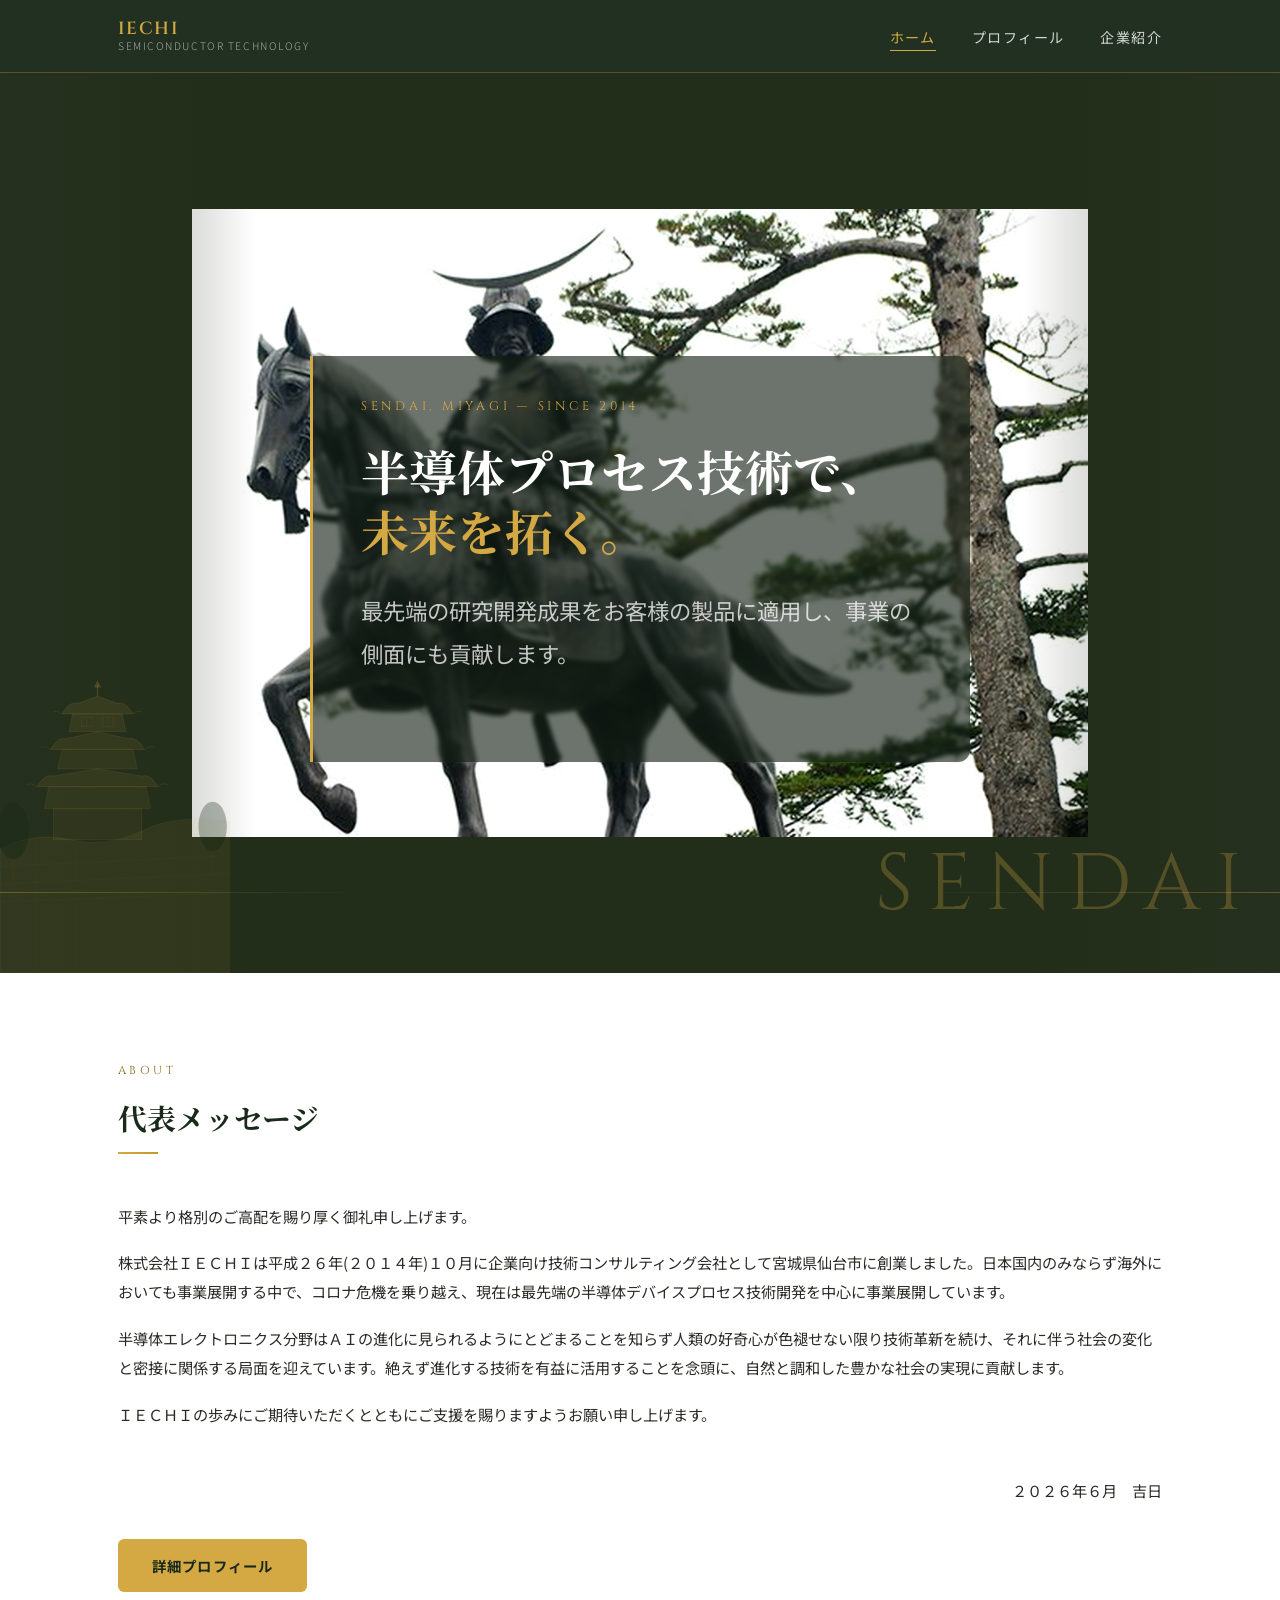
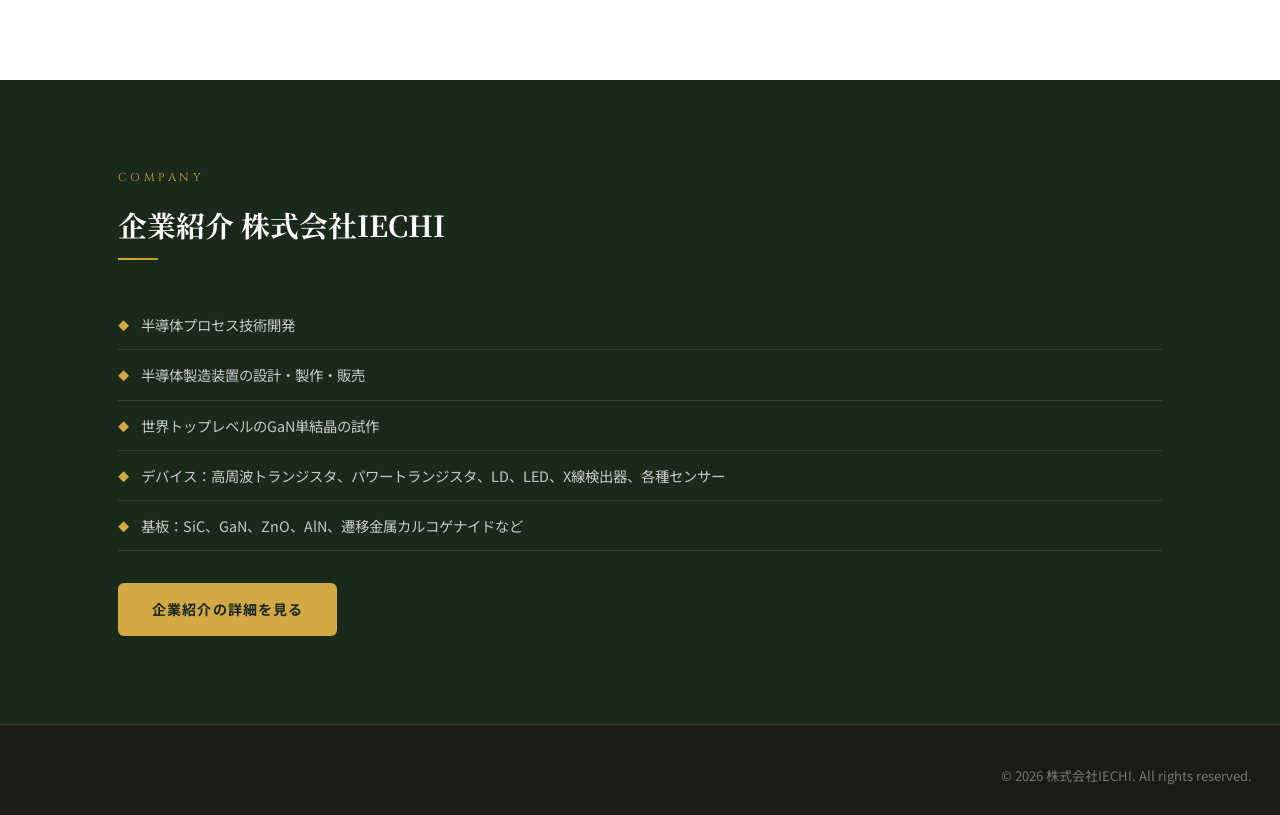
<file: index.html>
<!DOCTYPE html>
<html lang="ja">
<head>
  <meta charset="UTF-8">
  <meta name="viewport" content="width=device-width, initial-scale=1.0">
  <meta name="description" content="株式会社IECHI（株式会社家地）— 半導体プロセス技術開発・半導体製造装置の設計・製作・販売。宮城県仙台市を拠点に、GaN単結晶など最先端の半導体デバイスプロセス技術を展開。">
  <meta name="keywords" content="株式会社IECHI,株式会社家地,家地洋之,半導体プロセス,GaN,仙台,半導体製造装置">
  <title>株式会社IECHI | 半導体プロセス技術開発</title>
  <link rel="canonical" href="https://iechi.com/">
  <meta property="og:type" content="website">
  <meta property="og:locale" content="ja_JP">
  <meta property="og:site_name" content="株式会社IECHI">
  <meta property="og:title" content="株式会社IECHI | 半導体プロセス技術開発">
  <meta property="og:description" content="株式会社IECHI（株式会社家地）— 半導体プロセス技術開発・半導体製造装置の設計・製作・販売。宮城県仙台市を拠点に、GaN単結晶など最先端の半導体デバイスプロセス技術を展開。">
  <meta property="og:url" content="https://iechi.com/">
  <meta property="og:image" content="https://iechi.com/images/img_masamune.png">
  <meta name="twitter:card" content="summary_large_image">
  <link rel="icon" href="/favicon.svg" type="image/svg+xml">
  <script type="application/ld+json">
  {
    "@context": "https://schema.org",
    "@graph": [
      {
        "@type": "Organization",
        "@id": "https://iechi.com/#organization",
        "name": "株式会社IECHI",
        "alternateName": ["株式会社家地", "IECHI", "いえち"],
        "url": "https://iechi.com/",
        "foundingDate": "2014-10-02",
        "address": {
          "@type": "PostalAddress",
          "postalCode": "980-0022",
          "streetAddress": "青葉区五橋一丁目5番22号",
          "addressLocality": "仙台市",
          "addressRegion": "宮城県",
          "addressCountry": "JP"
        },
        "founder": { "@id": "https://iechi.com/about.html#person" }
      },
      {
        "@type": "Person",
        "@id": "https://iechi.com/about.html#person",
        "name": "家地洋之",
        "alternateName": ["家地 洋之", "Hiroyuki Iechi"],
        "jobTitle": "代表取締役",
        "worksFor": { "@id": "https://iechi.com/#organization" },
        "url": "https://iechi.com/about.html"
      },
      {
        "@type": "WebSite",
        "name": "株式会社IECHI（株式会社家地）",
        "url": "https://iechi.com/",
        "publisher": { "@id": "https://iechi.com/#organization" }
      }
    ]
  }
  </script>
  <link rel="stylesheet" href="style.css">
</head>
<body>

  <header class="site-header">
    <div class="header-inner">
      <a href="/" class="logo">
        IECHI
        <span class="logo-sub">SEMICONDUCTOR TECHNOLOGY</span>
      </a>
      <button class="nav-toggle" aria-label="メニューを開く" aria-expanded="false">
        <span></span><span></span><span></span>
      </button>
      <nav class="main-nav">
        <ul>
          <li><a href="/" class="active">ホーム</a></li>
          <li><a href="about.html">プロフィール</a></li>
          <li><a href="company.html">企業紹介</a></li>
        </ul>
      </nav>
    </div>
  </header>

  <main>

    <!-- Hero -->
    <section class="hero">
      <img class="hero-masamune-img" src="images/img_masamune.png" alt="仙台のシンボル 伊達政宗公 騎馬像">

      <!-- 左：仙台城（青葉城）シルエット -->
      <svg class="hero-castle" viewBox="0 0 260 380" fill="none" xmlns="http://www.w3.org/2000/svg" aria-hidden="true">
        <path d="M0 380 L0 240 Q40 220 80 230 Q120 240 160 220 Q200 200 260 210 L260 380 Z" fill="rgba(212,168,67,0.12)" stroke="rgba(212,168,67,0.28)" stroke-width="0.5"/>
        <line x1="0" y1="260" x2="260" y2="248" stroke="rgba(212,168,67,0.1)" stroke-width="0.5"/>
        <line x1="0" y1="280" x2="260" y2="268" stroke="rgba(212,168,67,0.1)" stroke-width="0.5"/>
        <line x1="0" y1="300" x2="260" y2="290" stroke="rgba(212,168,67,0.1)" stroke-width="0.5"/>
        <line x1="40" y1="230" x2="40" y2="380" stroke="rgba(212,168,67,0.07)" stroke-width="0.5"/>
        <line x1="85" y1="235" x2="85" y2="380" stroke="rgba(212,168,67,0.07)" stroke-width="0.5"/>
        <line x1="130" y1="228" x2="130" y2="380" stroke="rgba(212,168,67,0.07)" stroke-width="0.5"/>
        <line x1="175" y1="218" x2="175" y2="380" stroke="rgba(212,168,67,0.07)" stroke-width="0.5"/>
        <line x1="220" y1="215" x2="220" y2="380" stroke="rgba(212,168,67,0.07)" stroke-width="0.5"/>
        <rect x="60" y="195" width="100" height="35" fill="rgba(212,168,67,0.1)" stroke="rgba(212,168,67,0.28)" stroke-width="0.5"/>
        <path d="M50 195 L55 170 L165 170 L170 195 Z" fill="rgba(212,168,67,0.12)" stroke="rgba(212,168,67,0.32)" stroke-width="0.5"/>
        <path d="M42 170 Q50 155 60 158 L110 150 L160 158 Q170 155 178 170 Z" fill="rgba(212,168,67,0.15)" stroke="rgba(212,168,67,0.38)" stroke-width="0.5"/>
        <path d="M42 170 Q35 165 30 168" stroke="rgba(212,168,67,0.38)" stroke-width="0.5" fill="none"/>
        <path d="M178 170 Q185 165 190 168" stroke="rgba(212,168,67,0.38)" stroke-width="0.5" fill="none"/>
        <path d="M65 150 L70 128 L150 128 L155 150 Z" fill="rgba(212,168,67,0.12)" stroke="rgba(212,168,67,0.32)" stroke-width="0.5"/>
        <path d="M57 128 Q65 113 75 116 L110 108 L145 116 Q155 113 163 128 Z" fill="rgba(212,168,67,0.15)" stroke="rgba(212,168,67,0.38)" stroke-width="0.5"/>
        <path d="M57 128 Q50 123 46 126" stroke="rgba(212,168,67,0.38)" stroke-width="0.5" fill="none"/>
        <path d="M163 128 Q170 123 174 126" stroke="rgba(212,168,67,0.38)" stroke-width="0.5" fill="none"/>
        <path d="M78 108 L82 88 L138 88 L142 108 Z" fill="rgba(212,168,67,0.16)" stroke="rgba(212,168,67,0.38)" stroke-width="0.5"/>
        <path d="M70 88 Q78 73 88 76 L110 68 L132 76 Q142 73 150 88 Z" fill="rgba(212,168,67,0.18)" stroke="rgba(212,168,67,0.42)" stroke-width="0.5"/>
        <path d="M70 88 Q63 83 60 86" stroke="rgba(212,168,67,0.42)" stroke-width="0.5" fill="none"/>
        <path d="M150 88 Q157 83 160 86" stroke="rgba(212,168,67,0.42)" stroke-width="0.5" fill="none"/>
        <line x1="110" y1="68" x2="110" y2="56" stroke="rgba(212,168,67,0.48)" stroke-width="1"/>
        <polygon points="110,50 114,58 106,58" fill="rgba(212,168,67,0.38)"/>
        <rect x="92" y="92" width="12" height="10" fill="none" stroke="rgba(212,168,67,0.22)" stroke-width="0.5"/>
        <line x1="98" y1="92" x2="98" y2="102" stroke="rgba(212,168,67,0.22)" stroke-width="0.5"/>
        <rect x="116" y="92" width="12" height="10" fill="none" stroke="rgba(212,168,67,0.22)" stroke-width="0.5"/>
        <line x1="122" y1="92" x2="122" y2="102" stroke="rgba(212,168,67,0.22)" stroke-width="0.5"/>
        <ellipse cx="15" cy="220" rx="18" ry="32" fill="rgba(20,40,20,0.55)" stroke="rgba(212,168,67,0.08)" stroke-width="0.5"/>
        <line x1="15" y1="252" x2="15" y2="280" stroke="rgba(100,60,10,0.35)" stroke-width="2"/>
        <ellipse cx="240" cy="215" rx="16" ry="28" fill="rgba(20,40,20,0.5)" stroke="rgba(212,168,67,0.08)" stroke-width="0.5"/>
        <line x1="240" y1="243" x2="240" y2="270" stroke="rgba(100,60,10,0.35)" stroke-width="2"/>

      </svg>

      <!-- 右：伊達家 家紋（竹に雀）風SVG -->
      <svg class="hero-kamon" viewBox="0 0 200 200" fill="none" xmlns="http://www.w3.org/2000/svg" aria-hidden="true">
        <circle cx="100" cy="100" r="95" stroke="#d4a843" stroke-width="1.5" fill="none"/>
        <circle cx="100" cy="100" r="88" stroke="#d4a843" stroke-width="0.4" fill="none" stroke-dasharray="4 3"/>
        <line x1="100" y1="20" x2="100" y2="180" stroke="#d4a843" stroke-width="2.5"/>
        <line x1="94" y1="70" x2="106" y2="70" stroke="#d4a843" stroke-width="1.5"/>
        <line x1="94" y1="100" x2="106" y2="100" stroke="#d4a843" stroke-width="1.5"/>
        <line x1="94" y1="130" x2="106" y2="130" stroke="#d4a843" stroke-width="1.5"/>
        <path d="M100 55 Q78 42 72 30 Q85 38 100 55" fill="#d4a843" opacity="0.85"/>
        <path d="M100 80 Q74 68 66 54 Q82 63 100 80" fill="#d4a843" opacity="0.85"/>
        <path d="M100 110 Q72 100 62 86 Q80 96 100 110" fill="#d4a843" opacity="0.85"/>
        <path d="M100 55 Q122 42 128 30 Q115 38 100 55" fill="#d4a843" opacity="0.85"/>
        <path d="M100 80 Q126 68 134 54 Q118 63 100 80" fill="#d4a843" opacity="0.85"/>
        <path d="M100 110 Q128 100 138 86 Q120 96 100 110" fill="#d4a843" opacity="0.85"/>
        <ellipse cx="100" cy="46" rx="10" ry="7" fill="#d4a843"/>
        <circle cx="100" cy="38" r="6" fill="#d4a843"/>
        <path d="M96 36 L92 32 L98 35" fill="#d4a843"/>
        <path d="M94 44 L86 50 L92 46" fill="#d4a843" opacity="0.9"/>
        <path d="M106 44 L114 50 L108 46" fill="#d4a843" opacity="0.9"/>
        <path d="M100 53 L96 60 L104 60 Z" fill="#d4a843" opacity="0.7"/>
        <path d="M65 168 Q100 158 135 168" stroke="#d4a843" stroke-width="1" fill="none" opacity="0.5"/>
        <text x="100" y="188" text-anchor="middle" fill="#d4a843" font-family="serif" font-size="9" letter-spacing="3" opacity="0.6">伊達家</text>
      </svg>

      <div class="hero-content">
        <div class="hero-content-inner">
        <p class="hero-eyebrow">SENDAI, MIYAGI — SINCE 2014</p>
        <h1 class="hero-title">
          半導体プロセス技術で、<span>未来を拓く。</span>
        </h1>
        <p class="hero-lead">
          最先端の研究開発成果をお客様の製品に適用し、事業の側面にも貢献します。
        </p>

        </div>
      </div>
      <div class="hero-coords">SENDAI</div>
    </section>

    <!-- About strip -->
    <section class="about-strip">
      <div class="container">
        <div class="about-strip-inner about-strip-inner--single fade-in">
          <div class="about-text">
            <span class="section-label">ABOUT</span>
            <h2 class="section-title">代表メッセージ</h2>
            <div class="section-divider"></div>
            <p>
              平素より格別のご高配を賜り厚く御礼申し上げます。
            </p>
            <p>
              株式会社ＩＥＣＨＩは平成２６年(２０１４年)１０月に企業向け技術コンサルティング会社として宮城県仙台市に創業しました。日本国内のみならず海外においても事業展開する中で、コロナ危機を乗り越え、現在は最先端の半導体デバイスプロセス技術開発を中心に事業展開しています。
            </p>
            <p>
              半導体エレクトロニクス分野はＡＩの進化に見られるようにとどまることを知らず人類の好奇心が色褪せない限り技術革新を続け、それに伴う社会の変化と密接に関係する局面を迎えています。絶えず進化する技術を有益に活用することを念頭に、自然と調和した豊かな社会の実現に貢献します。
            </p>
            <p>
              ＩＥＣＨＩの歩みにご期待いただくとともにご支援を賜りますようお願い申し上げます。
            </p>
            <p class="message-signature">
              <br>
              ２０２６年６月　吉日
            </p>
            <a href="about.html" class="btn btn-gold btn-mt">詳細プロフィール</a>
          </div>
        </div>
      </div>
    </section>

    <!-- 企業紹介 株式会社IECHI -->
    <section class="achieve-strip">
      <div class="container">
        <div class="fade-in section-header-md achieve-header">
          <span class="section-label">COMPANY</span>
          <h2 class="section-title achieve-title">企業紹介<span class="achieve-title-break"> 株式会社IECHI</span></h2>
          <div class="section-divider section-divider-center"></div>
        </div>
        <div class="fade-in">
          <div class="achieve-text">
            <ul class="achieve-list">
              <li>半導体プロセス技術開発</li>
              <li>半導体製造装置の設計・製作・販売</li>
              <li>世界トップレベルのGaN単結晶の試作</li>
              <li>デバイス：高周波トランジスタ、パワートランジスタ、LD、LED、X線検出器、各種センサー</li>
              <li>基板：SiC、GaN、ZnO、AlN、遷移金属カルコゲナイドなど</li>
            </ul>
            <div class="section-actions-sm">
              <a href="company.html" class="btn btn-gold btn-sm">企業紹介の詳細を見る</a>
            </div>
          </div>
        </div>
      </div>
    </section>

  </main>

  <footer class="site-footer">
    <div class="footer-inner footer-inner--full">
      <div class="footer-info footer-info--end">
        &copy; 2026 株式会社IECHI. All rights reserved.
      </div>
    </div>
  </footer>

  <script src="nav.js"></script>
</body>
</html>
</file>
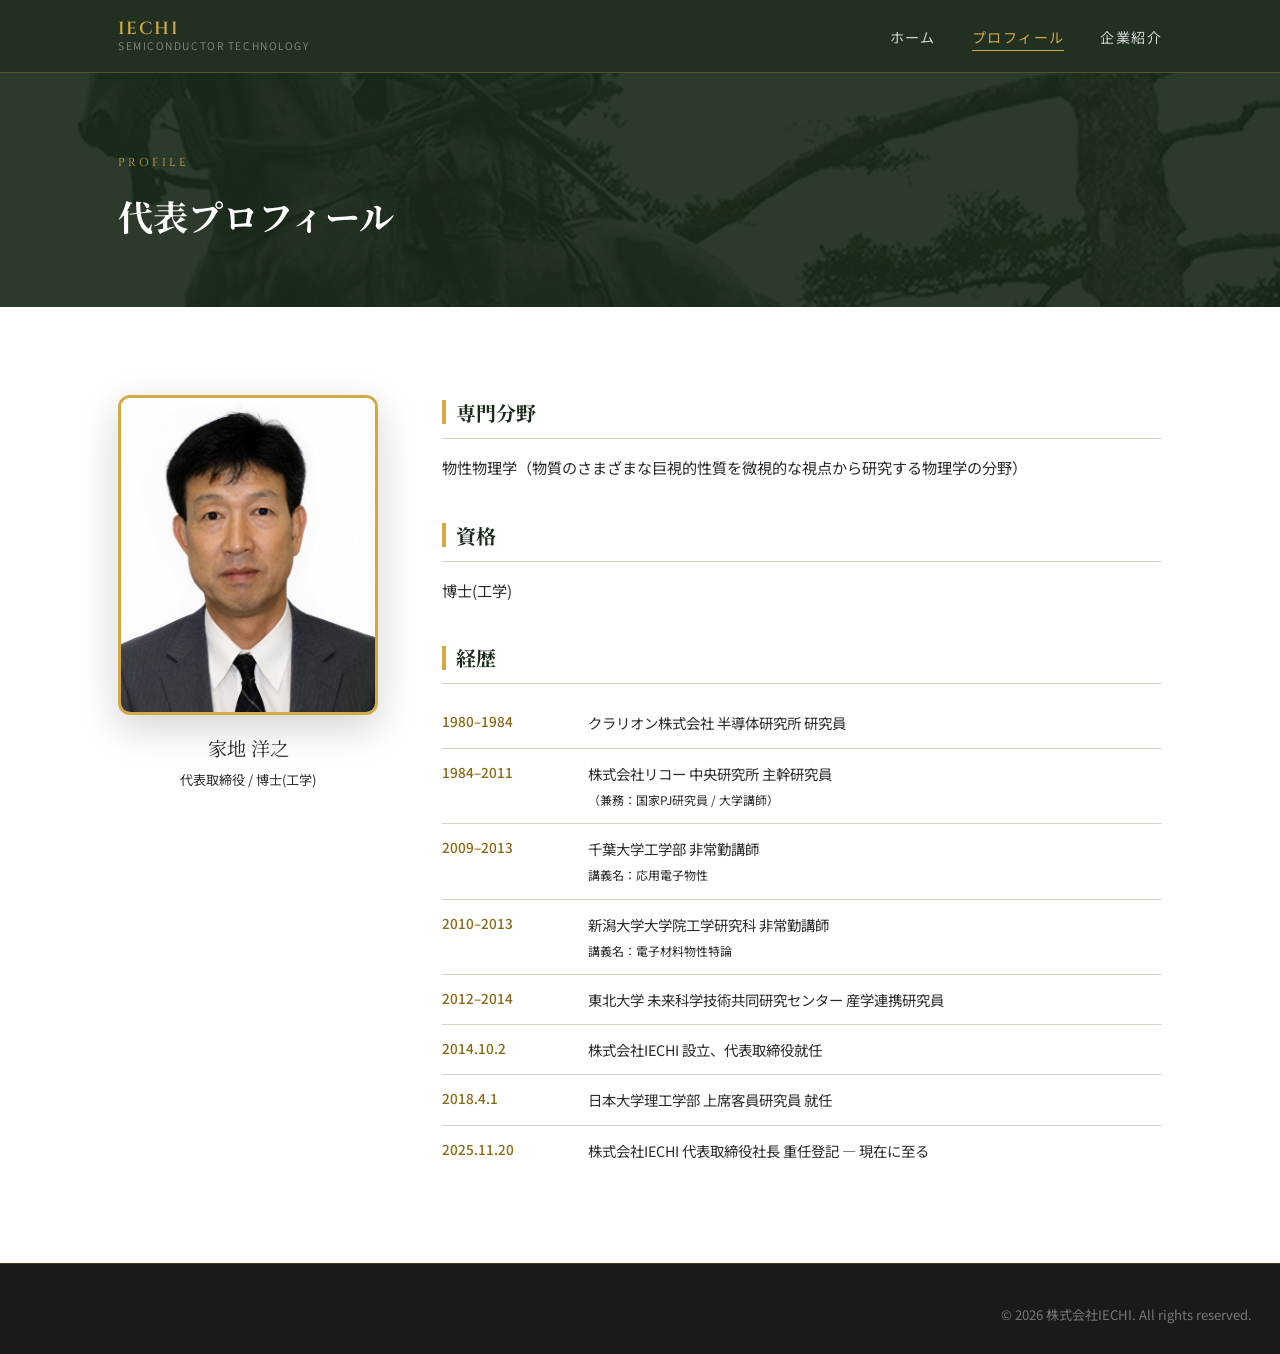
<file: about.html>
<!DOCTYPE html>
<html lang="ja">
<head>
  <meta charset="UTF-8">
  <meta name="viewport" content="width=device-width, initial-scale=1.0">
  <meta name="description" content="代表プロフィール — 家地洋之 博士（工学）、株式会社IECHI（株式会社家地）代表取締役。物性物理学の専門家として半導体分野で長年の研究開発実績。">
  <meta name="keywords" content="家地洋之,株式会社IECHI,株式会社家地,半導体,物性物理学,博士工学,仙台">
  <title>プロフィール | 株式会社IECHI</title>
  <link rel="canonical" href="https://iechi.com/about.html">
  <meta property="og:type" content="profile">
  <meta property="og:locale" content="ja_JP">
  <meta property="og:site_name" content="株式会社IECHI">
  <meta property="og:title" content="プロフィール | 株式会社IECHI">
  <meta property="og:description" content="代表プロフィール — 家地洋之 博士（工学）、株式会社IECHI（株式会社家地）代表取締役。物性物理学の専門家として半導体分野で長年の研究開発実績。">
  <meta property="og:url" content="https://iechi.com/about.html">
  <meta property="og:image" content="https://iechi.com/images/img_masamune.png">
  <meta name="twitter:card" content="summary_large_image">
  <link rel="icon" href="/favicon.svg" type="image/svg+xml">
  <script type="application/ld+json">
  {
    "@context": "https://schema.org",
    "@type": "Person",
    "@id": "https://iechi.com/about.html#person",
    "name": "家地洋之",
    "alternateName": ["家地 洋之", "Hiroyuki Iechi", "いえち ひろゆき"],
    "honorificSuffix": "博士（工学）",
    "jobTitle": "代表取締役",
    "image": "https://iechi.com/images/img_face.png",
    "url": "https://iechi.com/about.html",
    "worksFor": { "@id": "https://iechi.com/#organization" }
  }
  </script>
  <link rel="stylesheet" href="style.css">
</head>
<body>

  <header class="site-header">
    <div class="header-inner">
      <a href="/" class="logo">
        IECHI
        <span class="logo-sub">SEMICONDUCTOR TECHNOLOGY</span>
      </a>
      <button class="nav-toggle" aria-label="メニューを開く" aria-expanded="false">
        <span></span><span></span><span></span>
      </button>
      <nav class="main-nav">
        <ul>
          <li><a href="/">ホーム</a></li>
          <li><a href="about.html" class="active">プロフィール</a></li>
          <li><a href="company.html">企業紹介</a></li>
        </ul>
      </nav>
    </div>
  </header>

  <main>

    <div class="page-header">
      <div class="container page-header-inner">
        <span class="section-label">PROFILE</span>
        <h1>代表プロフィール</h1>
      </div>
    </div>

    <section class="section section-bg-white">
      <div class="container">
        <div class="profile-layout fade-in">
          <div class="profile-photo">
            <div class="face-frame">
              <img src="images/img_face.png" alt="家地 洋之 博士（工学）株式会社IECHI 代表取締役" loading="lazy">
              </div>
            <div class="face-caption">
              <span class="face-name">家地 洋之</span>
              <span>代表取締役 / 博士(工学)</span>
            </div>
          </div>
          <div class="profile-content">
            <h2>専門分野</h2>
            <p>
              物性物理学（物質のさまざまな巨視的性質を微視的な視点から研究する物理学の分野）
            </p>
             
              <h2>資格</h2>
            <p>博士(工学)</p>

            <h2>経歴</h2>
            <ul class="career-list">
              <li>
                <span class="career-year">1980–1984</span>
                <span class="career-desc">クラリオン株式会社 半導体研究所 研究員</span>
              </li>
              <li>
                <span class="career-year">1984–2011</span>
                <span class="career-desc">株式会社リコー 中央研究所 主幹研究員<br><small>（兼務：国家PJ研究員 / 大学講師）</small></span>
              </li>
              <li>
                <span class="career-year">2009–2013</span>
                <span class="career-desc">千葉大学工学部 非常勤講師<br><small>講義名：応用電子物性</small></span>
              </li>
              <li>
                <span class="career-year">2010–2013</span>
                <span class="career-desc">新潟大学大学院工学研究科 非常勤講師<br><small>講義名：電子材料物性特論</small></span>
              </li>
              <li>
                <span class="career-year">2012–2014</span>
                <span class="career-desc">東北大学 未来科学技術共同研究センター 産学連携研究員</span>
              </li>
              <li>
                <span class="career-year">2014.10.2</span>
                <span class="career-desc">株式会社IECHI 設立、代表取締役就任</span>
              </li>
              <li>
                <span class="career-year">2018.4.1</span>
                <span class="career-desc">日本大学理工学部 上席客員研究員 就任</span>
              </li>
              <li>
                <span class="career-year">2025.11.20</span>
                <span class="career-desc">株式会社IECHI 代表取締役社長 重任登記 — 現在に至る</span>
              </li>
            </ul>
          </div>
          </div>
      </div>
    </section>

  </main>

  <footer class="site-footer">
    <div class="footer-inner footer-inner--full">
      <div class="footer-info footer-info--end">
        &copy; 2026 株式会社IECHI. All rights reserved.
      </div>
    </div>
  </footer>

  <script src="nav.js"></script>
</body>
</html>
</file>
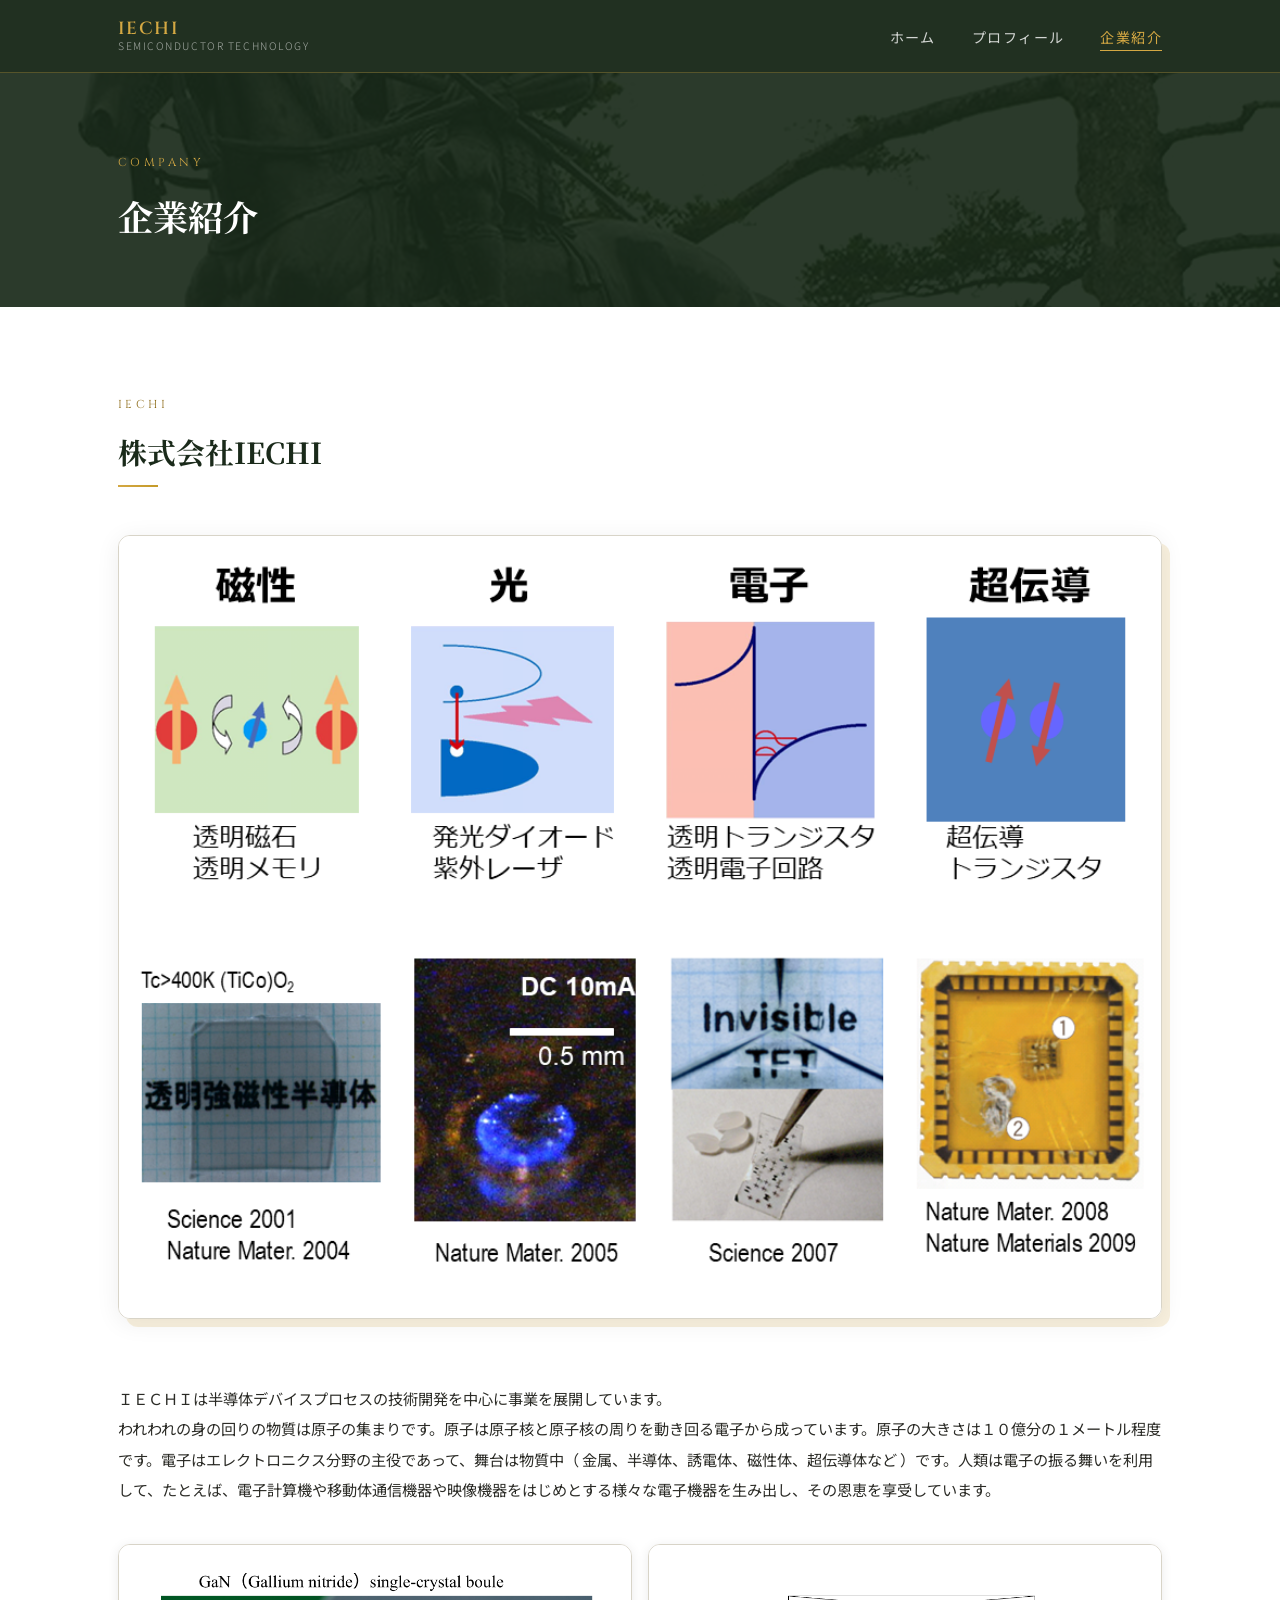
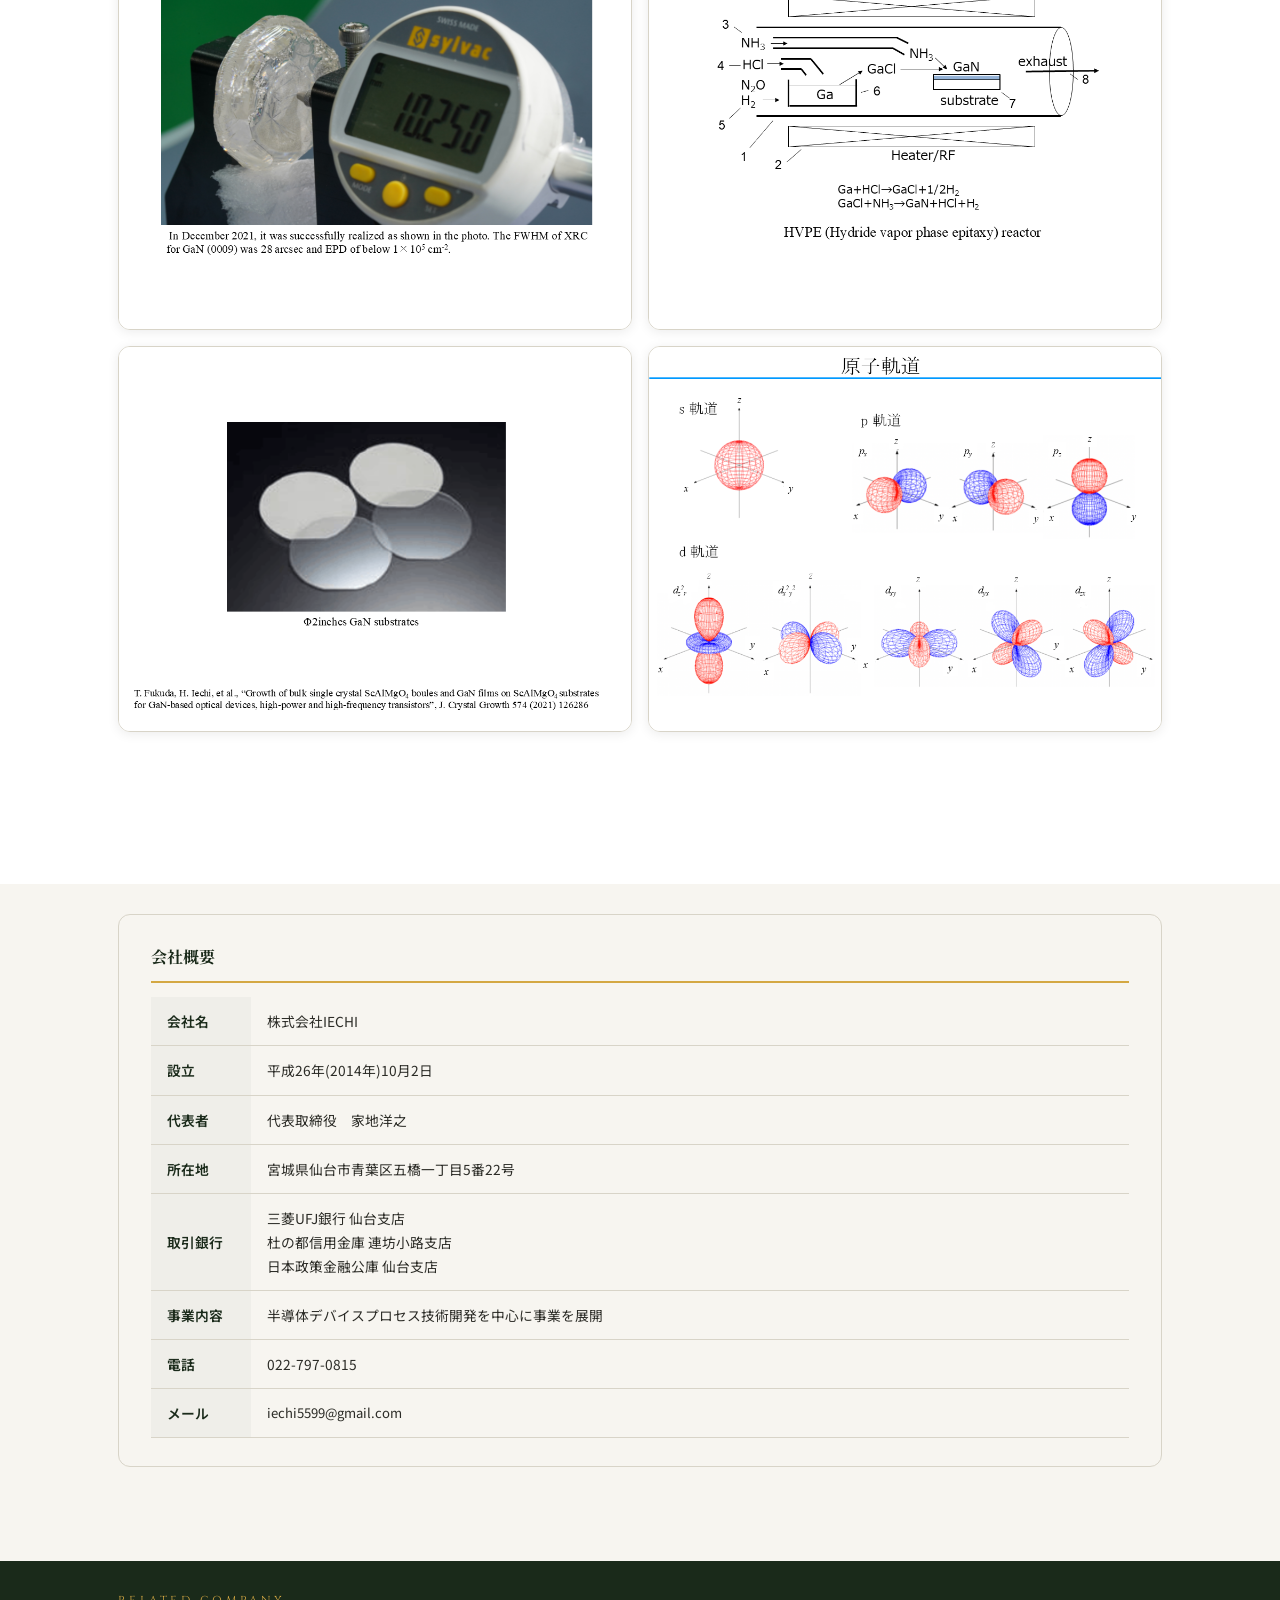
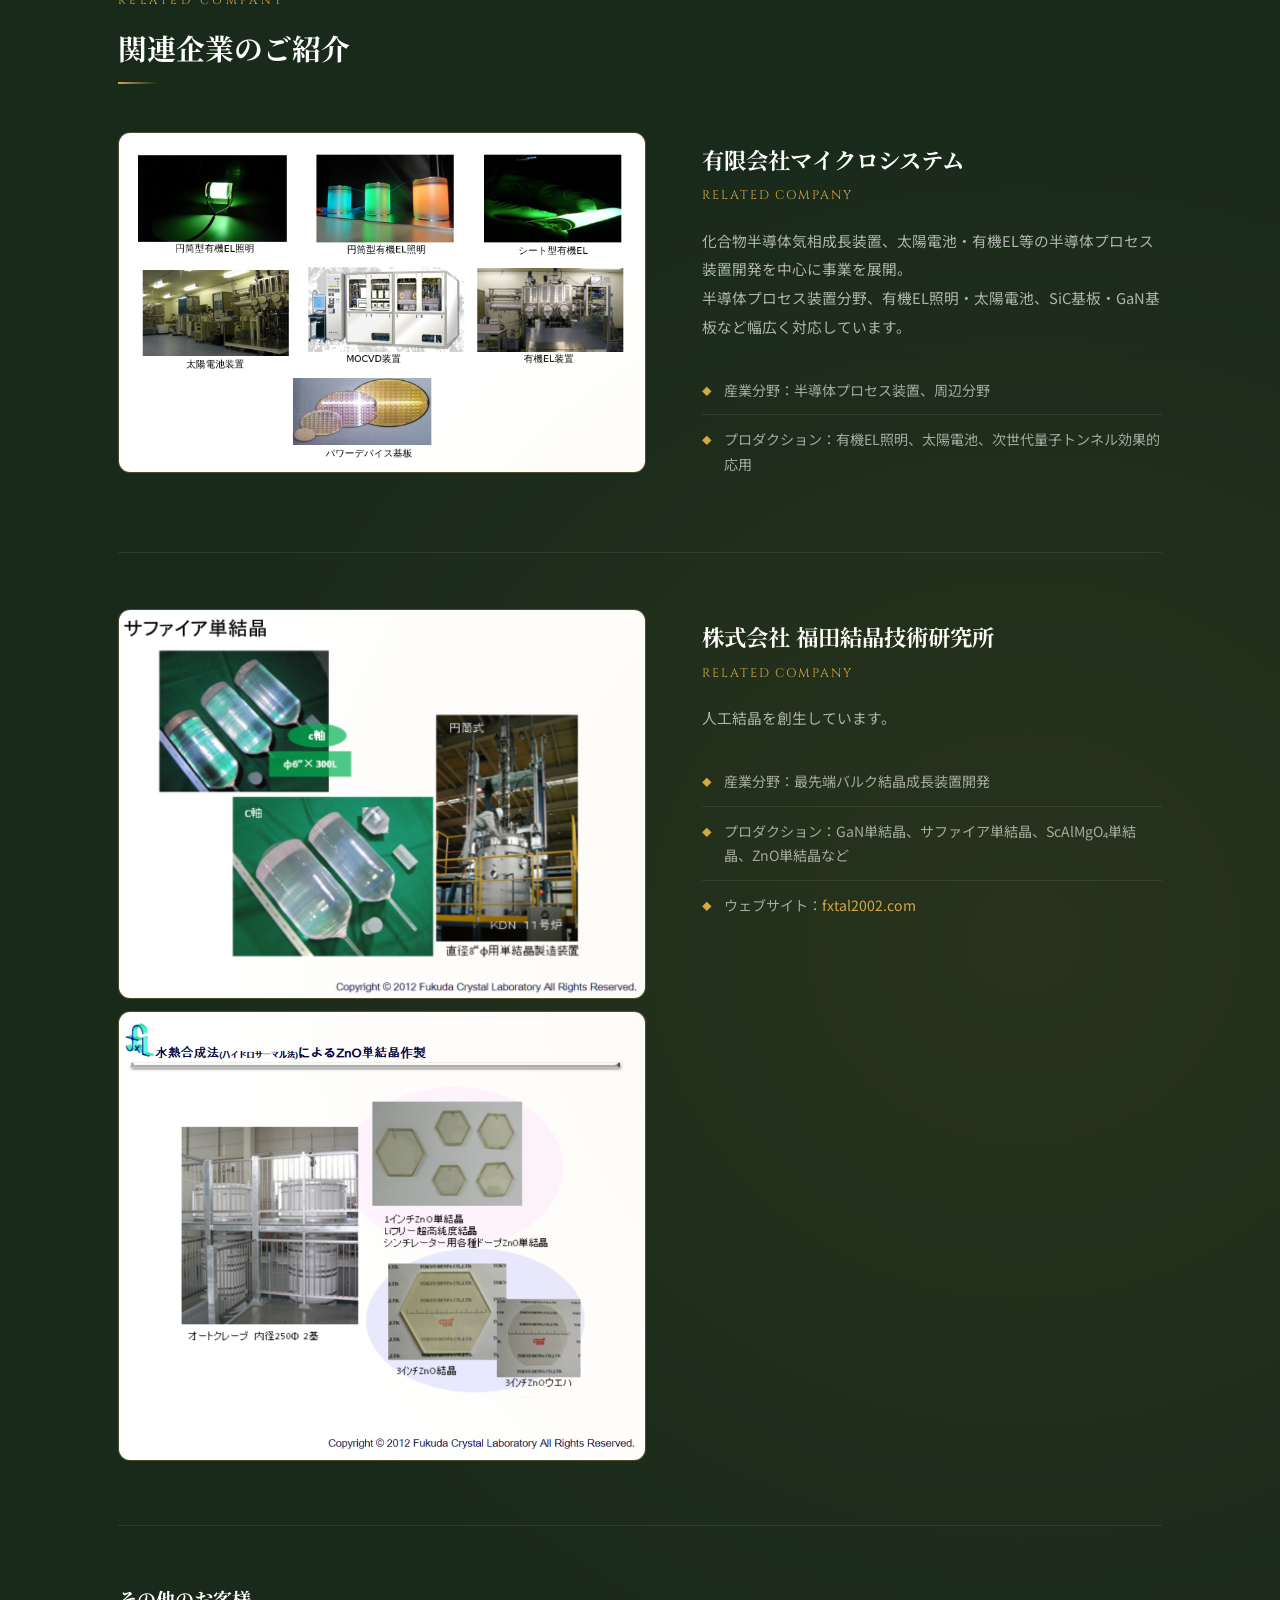
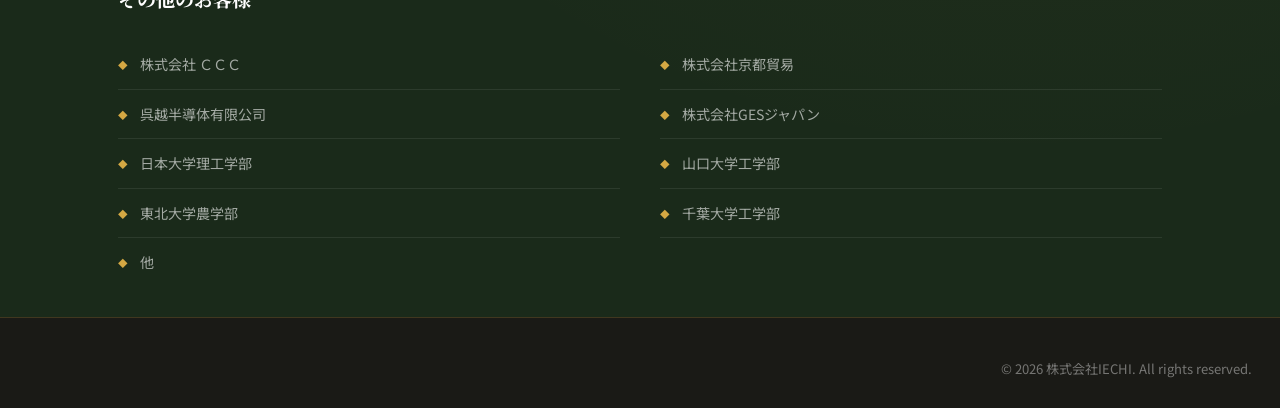
<file: company.html>
<!DOCTYPE html>
<html lang="ja">
<head>
  <meta charset="UTF-8">
  <meta name="viewport" content="width=device-width, initial-scale=1.0">
  <meta name="description" content="企業紹介 — 株式会社IECHI（株式会社家地）および関連企業。半導体プロセス装置開発、GaN単結晶、サファイア単結晶など先端材料の研究開発を展開。">
  <meta name="keywords" content="株式会社IECHI,株式会社家地,家地洋之,GaN基板,半導体プロセス装置,有限会社マイクロシステム,福田結晶技術研究所">
  <title>企業紹介 | 株式会社IECHI</title>
  <link rel="canonical" href="https://iechi.com/company.html">
  <meta property="og:type" content="website">
  <meta property="og:locale" content="ja_JP">
  <meta property="og:site_name" content="株式会社IECHI">
  <meta property="og:title" content="企業紹介 | 株式会社IECHI">
  <meta property="og:description" content="企業紹介 — 株式会社IECHI（株式会社家地）および関連企業。半導体プロセス装置開発、GaN単結晶、サファイア単結晶など先端材料の研究開発を展開。">
  <meta property="og:url" content="https://iechi.com/company.html">
  <meta property="og:image" content="https://iechi.com/images/img_masamune.png">
  <meta name="twitter:card" content="summary_large_image">
  <link rel="icon" href="/favicon.svg" type="image/svg+xml">
  <script type="application/ld+json">
  {
    "@context": "https://schema.org",
    "@type": "Organization",
    "@id": "https://iechi.com/#organization",
    "name": "株式会社IECHI",
    "alternateName": ["株式会社家地", "IECHI", "いえち"],
    "url": "https://iechi.com/",
    "foundingDate": "2014-10-02",
    "address": {
      "@type": "PostalAddress",
      "postalCode": "980-0022",
      "streetAddress": "青葉区五橋一丁目5番22号",
      "addressLocality": "仙台市",
      "addressRegion": "宮城県",
      "addressCountry": "JP"
    },
    "founder": { "@id": "https://iechi.com/about.html#person" }
  }
  </script>
  <link rel="stylesheet" href="style.css">
</head>
<body>

  <header class="site-header">
    <div class="header-inner">
      <a href="/" class="logo">
        IECHI
        <span class="logo-sub">SEMICONDUCTOR TECHNOLOGY</span>
      </a>
      <button class="nav-toggle" aria-label="メニューを開く" aria-expanded="false">
        <span></span><span></span><span></span>
      </button>
      <nav class="main-nav">
        <ul>
          <li><a href="/">ホーム</a></li>
          <li><a href="about.html">プロフィール</a></li>
          <li><a href="company.html" class="active">企業紹介</a></li>
        </ul>
      </nav>
    </div>
  </header>

  <main>

    <div class="page-header">
      <div class="container page-header-inner">
        <span class="section-label">COMPANY</span>
        <h1>企業紹介</h1>
      </div>
    </div>

    <!-- 株式会社IECHI -->
    <div class="co-section">
      <div class="container">

        <div class="fade-in co-header">
          <span class="section-label">IECHI</span>
          <h2 class="section-title">株式会社IECHI</h2>
          <div class="section-divider"></div>
        </div>

        <div class="co-image-wrapper fade-in">
          <img src="images/img_company.png" alt="半導体デバイスに関する研究分野（磁性・光・電子・超伝導）を紹介する図">
        </div>

        <div class="fade-in co-desc">
          <p>
            ＩＥＣＨＩは半導体デバイスプロセスの技術開発を中心に事業を展開しています。<br>
            われわれの身の回りの物質は原子の集まりです。原子は原子核と原子核の周りを動き回る電子から成っています。原子の大きさは１０億分の１メートル程度です。電子はエレクトロニクス分野の主役であって、舞台は物質中（ 金属、半導体、誘電体、磁性体、超伝導体など ）です。人類は電子の振る舞いを利用して、たとえば、電子計算機や移動体通信機器や映像機器をはじめとする様々な電子機器を生み出し、その恩恵を享受しています。
          </p>
        </div>

        <!-- GaN自立基板 画像3枚 -->
        <div class="fade-in co-gan-block">
          <div class="gan-grid">
            <!-- 上段：image1（左）＋ image2（右） -->
            <img src="images/image1_GaN自立基板_20260614.png" alt="GaN（窒化ガリウム）単結晶ブールの写真" loading="lazy">
            <img src="images/image2_GaN自立基板_20260614.png" alt="HVPE（ハイドライド気相成長）装置の構成図" loading="lazy">
            <!-- 下段：image3（左）＋ 原子軌道（右） -->
            <img src="images/image3_GaN自立基板_20260614.png" alt="Φ2インチ GaN自立基板の写真" loading="lazy">
            <img src="images/image_原子軌道_20260627.png" alt="原子軌道（s軌道・p軌道・d軌道）の模式図" loading="lazy">
          </div>
        </div>

      </div>
    </div>

    <!-- 会社概要 -->
    <div class="domains-section">
      <div class="container">
        <div class="co-detail-grid fade-in">
          <div class="co-card">
            <h3>会社概要</h3>
            <table class="company-table company-table--compact">
              <tr><th>会社名</th><td>株式会社IECHI</td></tr>
              <tr><th>設立</th><td>平成26年(2014年)10月2日</td></tr>
              <tr><th>代表者</th><td>代表取締役　家地洋之</td></tr>
              <tr><th>所在地</th><td>宮城県仙台市青葉区五橋一丁目5番22号</td></tr>
              <tr><th>取引銀行</th><td>三菱UFJ銀行 仙台支店<br>杜の都信用金庫 連坊小路支店<br>日本政策金融公庫 仙台支店</td></tr>
              <tr><th>事業内容</th><td>半導体デバイスプロセス技術開発を中心に事業を展開</td></tr>
              <tr><th>電話</th><td>022-797-0815</td></tr>
              <tr><th>メール</th><td class="email">iechi5599@gmail.com</td></tr>
            </table>
          </div>
        </div>
      </div>
    </div>

    <!-- 関連企業のご紹介 -->
    <div class="related-section">
      <div class="container">
        <div class="fade-in">
          <span class="section-label">RELATED COMPANY</span>
          <h2 class="section-title">関連企業のご紹介</h2>
          <div class="section-divider"></div>
        </div>

        <div class="related-layout fade-in">
          <div class="related-img-block">
            <img src="images/img_related.png" alt="有限会社マイクロシステムの装置・製品の写真" loading="lazy">
          </div>
          <div class="related-info">
            <h3>有限会社マイクロシステム</h3>
            <span class="sub">RELATED COMPANY</span>
            <p>
              化合物半導体気相成長装置、太陽電池・有機EL等の半導体プロセス装置開発を中心に事業を展開。<br>
              半導体プロセス装置分野、有機EL照明・太陽電池、SiC基板・GaN基板など幅広く対応しています。
            </p>
            <ul class="related-detail-list">
              <li>産業分野：半導体プロセス装置、周辺分野</li>
              <li>プロダクション：有機EL照明、太陽電池、次世代量子トンネル効果的応用</li>
            </ul>
          </div>
        </div>

        <div class="related-layout related-layout--bordered fade-in">
          <div class="related-img-stack">
            <div class="related-img-block">
              <img src="images/img_fxtal1.png" alt="株式会社福田結晶技術研究所 サファイア単結晶" loading="lazy">
            </div>
            <div class="related-img-block">
              <img src="images/img_fxtal2.png" alt="株式会社福田結晶技術研究所 ZnO単結晶" loading="lazy">
            </div>
          </div>
          <div class="related-info">
            <h3>株式会社 福田結晶技術研究所</h3>
            <span class="sub">RELATED COMPANY</span>
            <p>
              人工結晶を創生しています。
            </p>
            <ul class="related-detail-list">
              <li>産業分野：最先端バルク結晶成長装置開発</li>
              <li>プロダクション：GaN単結晶、サファイア単結晶、ScAlMgO₄単結晶、ZnO単結晶など</li>
              <li>
                <span>ウェブサイト：<a href="https://fxtal2002.com/" target="_blank" rel="noopener" class="related-link">fxtal2002.com</a></span>
              </li>
            </ul>
          </div>
        </div>

        <div class="fade-in related-clients">
          <h3>その他のお客様</h3>
          <ul class="related-detail-list related-clients-list">
            <li>株式会社 ＣＣＣ</li>
            <li>株式会社京都貿易</li>
            <li>呉越半導体有限公司</li>
            <li>株式会社GESジャパン</li>
            <li>日本大学理工学部</li>
            <li>山口大学工学部</li>
            <li>東北大学農学部</li>
            <li>千葉大学工学部</li>
            <li>他</li>
          </ul>
        </div>

      </div>
    </div>

  </main>

  <footer class="site-footer">
    <div class="footer-inner footer-inner--full">
      <div class="footer-info footer-info--end">
        &copy; 2026 株式会社IECHI. All rights reserved.
      </div>
    </div>
  </footer>

  <script src="nav.js"></script>
</body>
</html>
</file>
<file: style.css>
/* ========================================
   株式会社IECHI — 共通スタイル
   ======================================== */

   @import url('https://fonts.googleapis.com/css2?family=Noto+Sans+JP:wght@300;400;500;700&family=Noto+Serif+JP:wght@400;700&family=Cinzel:wght@400;600&display=swap');

   :root {
     --color-primary:       #1a2a1a;
     --color-primary-mid:   #2c4a2c;
     --color-accent:        #8b6914;
     --color-accent-light:  #c49a28;
     --color-gold:          #d4a843;
     --color-bg:            #f7f5f0;
     --color-bg-dark:       #1a1a16;
     --color-white:         #ffffff;
     --color-text:          #1e1e1a;
     --color-text-muted:    #2b2b26;
     --color-border:        #d8d4c8;
     --shadow-sm:  0 1px 4px rgba(0,0,0,0.08);
     --shadow-md:  0 4px 16px rgba(0,0,0,0.12);
     --shadow-lg:  0 12px 40px rgba(0,0,0,0.18);
     --radius:     6px;
     --radius-lg:  12px;
     --font-sans:  'Noto Sans JP', sans-serif;
     --font-serif: 'Noto Serif JP', serif;
     --font-deco:  'Cinzel', serif;
     --max-width:  1100px;
     --header-height: 72px;
   }
   
   *, *::before, *::after { box-sizing: border-box; margin: 0; padding: 0; }
   html { scroll-behavior: smooth; }
   
   body {
     font-family: var(--font-sans);
     font-size: 16px;
     line-height: 1.75;
     color: var(--color-text);
     background: var(--color-bg);
     min-height: 100vh;
     display: flex;
     flex-direction: column;
   }
   
   img { max-width: 100%; height: auto; display: block; }
   a { color: var(--color-accent); text-decoration: none; transition: color 0.2s; }
   a:hover { color: var(--color-accent-light); }
   
   /* ---- Header ---- */
   .site-header {
     position: sticky; top: 0; z-index: 100;
     background: rgba(26, 42, 26, 0.97);
     backdrop-filter: blur(8px);
     border-bottom: 1px solid rgba(212,168,67,0.3);
   }
   .header-inner {
     max-width: var(--max-width); margin: 0 auto; padding: 0 28px;
     height: var(--header-height);
     display: flex; align-items: center; justify-content: space-between;
   }
   .logo {
     font-family: var(--font-deco);
     font-size: 1.1rem; font-weight: 600;
     color: var(--color-gold);
     letter-spacing: 0.08em;
     display: flex; flex-direction: column; line-height: 1.2;
   }
   .logo-sub {
     font-family: var(--font-sans);
     font-size: 0.65rem; font-weight: 300;
     color: rgba(255,255,255,0.6);
     letter-spacing: 0.15em;
   }
   
   .nav-toggle {
     display: none; background: none; border: none; cursor: pointer;
     padding: 8px; flex-direction: column; gap: 5px;
   }
   .nav-toggle span {
     display: block; width: 24px; height: 2px;
     background: var(--color-gold);
     transition: transform 0.3s, opacity 0.3s;
   }
   .nav-toggle.active span:nth-child(1) { transform: translateY(7px) rotate(45deg); }
   .nav-toggle.active span:nth-child(2) { opacity: 0; }
   .nav-toggle.active span:nth-child(3) { transform: translateY(-7px) rotate(-45deg); }
   
   .main-nav ul { list-style: none; display: flex; gap: 36px; }
   .main-nav a {
     font-size: 0.88rem; font-weight: 400; letter-spacing: 0.1em;
     color: rgba(255,255,255,0.8);
     position: relative; padding: 4px 0;
   }
   .main-nav a::after {
     content: ""; position: absolute; bottom: 0; left: 0;
     width: 0; height: 1px; background: var(--color-gold);
     transition: width 0.3s;
   }
   .main-nav a:hover, .main-nav a.active { color: var(--color-gold); }
   .main-nav a:hover::after, .main-nav a.active::after { width: 100%; }
   
   /* ---- Main ---- */
   main { flex: 1; }
   .container { max-width: var(--max-width); margin: 0 auto; padding: 0 28px; }
   .section { padding: 88px 0; }
   
   /* ---- Hero (index) ---- */
   .hero {
     position: relative;
     min-height: 100vh;
     display: flex; flex-direction: column;
     overflow: hidden;
     background: #232e1a;
   }
   .hero-masamune {
     display: none;
   }
   .hero-masamune-img {
     position: absolute;
     top: 50%; left: 50%;
     transform: translate(-50%, -50%);
     width: 70%; height: auto;
     object-fit: contain; object-position: center;
     opacity: 1;
   }
   
   /* 左右端のみ画像の緑色でフェードアウト */
   .hero::before {
     content: "";
     position: absolute; inset: 0;
     background:
       linear-gradient(to right,
         rgba(38,48,30,0.88) 0%,
         rgba(38,48,30,0.4) 8%,
         transparent 20%,
         transparent 80%,
         rgba(38,48,30,0.4) 92%,
         rgba(38,48,30,0.88) 100%);
     pointer-events: none;
     z-index: 1;
   }
   
   /* ---- Hero decorative SVGs ---- */
   .hero-castle {
     position: absolute;
     left: 0;
     bottom: 0;
     width: clamp(140px, 18vw, 260px);
     opacity: 0;
     pointer-events: none;
     animation: castleFadeIn 1.4s 0.6s forwards;
     z-index: 2;
   }
   .hero-kamon {
     display: none;
   }
   @keyframes castleFadeIn {
     from { opacity: 0; transform: translateX(-20px) translateY(10px); }
     to   { opacity: 0.62; transform: translateX(0) translateY(0); }
   }
   @keyframes kamonReveal {
     from { opacity: 0; transform: translateY(-55%) rotate(-10deg) scale(0.82); }
     to   { opacity: 0.4; transform: translateY(-55%) rotate(0deg) scale(1); }
   }
   
   /* ---- Hero horizon line ---- */
   .hero::after {
     content: "";
     position: absolute;
     bottom: 80px;
     left: 0; right: 0;
     height: 1px;
     background: linear-gradient(to right,
       rgba(212,168,67,0.35),
       transparent 28%,
       transparent 72%,
       rgba(212,168,67,0.35));
     pointer-events: none;
     z-index: 1;
   }
   
   /* ---- Hero coordinates label ---- */
   .hero-coords {
     position: absolute;
     bottom: 18px;
     right: 24px;
     font-family: var(--font-deco);
     font-size: 5rem;
     letter-spacing: 0.18em;
     color: rgba(212,168,67,0.28);
     z-index: 2;
   }
   .hero-content {
     position: relative; z-index: 3;
     max-width: var(--max-width); margin: 0 auto;
     padding: 0 28px;
     display: flex; flex-direction: column; justify-content: center;
     min-height: 100vh;
     padding-top: var(--header-height);
   }
   .hero-content-inner {
     background: rgba(20, 32, 20, 0.62);
     backdrop-filter: blur(2px);
     border-left: 3px solid var(--color-gold);
     padding: 40px 48px;
     border-radius: 0 var(--radius-lg) var(--radius-lg) 0;
     max-width: 660px;
     width: fit-content;
   }
   .hero-eyebrow {
     font-family: var(--font-deco);
     font-size: 0.78rem; letter-spacing: 0.3em;
     color: var(--color-gold); margin-bottom: 24px;
     opacity: 0; animation: fadeUp 0.8s 0.2s forwards;
   }
   .hero-title {
     font-family: var(--font-serif);
     font-size: clamp(1.8rem, 4vw, 3rem);
     font-weight: 700; line-height: 1.25;
     color: var(--color-white);
     margin-bottom: 28px;
     opacity: 0; animation: fadeUp 0.8s 0.4s forwards;
   }
   .hero-title span { color: var(--color-gold); }
   .hero-lead {
     font-size: 1.4rem; line-height: 1.9;
     color: rgba(255,255,255,0.75);
     max-width: 800px; margin-bottom: 48px;
     opacity: 0; animation: fadeUp 0.8s 0.6s forwards;
   }
   .hero-actions {
     display: flex; gap: 16px; flex-wrap: wrap;
     opacity: 0; animation: fadeUp 0.8s 0.8s forwards;
   }
   @keyframes scrollLine { 0%,100%{opacity:1;transform:scaleY(1)} 50%{opacity:0.3;transform:scaleY(0.5)} }
   
   /* ---- Buttons ---- */
   .btn {
     display: inline-block; padding: 14px 34px;
     border-radius: var(--radius); font-size: 0.9rem;
     font-weight: 500; letter-spacing: 0.08em;
     cursor: pointer; border: none; text-align: center;
     transition: all 0.25s;
   }
   .btn-gold {
     background: var(--color-gold); color: var(--color-primary);
     font-weight: 700;
   }
   .btn-gold:hover { background: var(--color-accent-light); color: var(--color-primary); transform: translateY(-2px); box-shadow: var(--shadow-md); }
   .btn-outline-light {
     background: transparent; color: var(--color-white);
     border: 1px solid rgba(255,255,255,0.4);
   }
   .btn-outline-light:hover { border-color: var(--color-gold); color: var(--color-gold); }
   
   /* ---- Section Titles ---- */
   .section-label {
     font-family: var(--font-deco);
     font-size: 0.72rem; letter-spacing: 0.3em;
     color: var(--color-accent); margin-bottom: 12px;
     display: block;
   }
   .section-title {
     font-family: var(--font-serif);
     font-size: 1.8rem; font-weight: 700;
     color: var(--color-primary); margin-bottom: 8px;
   }
   .section-divider {
     width: 40px; height: 2px;
     background: linear-gradient(to right, var(--color-gold), var(--color-accent-light));
     margin-bottom: 48px;
   }
   
   /* ---- About strip on index ---- */
   .about-strip { background: var(--color-white); padding: 88px 0; }
   .about-strip-inner {
     display: grid; grid-template-columns: 260px 1fr;
     gap: 64px; align-items: start;
   }
   .face-frame {
     width: 240px; height: 300px; overflow: hidden;
     border-radius: var(--radius-lg);
     box-shadow: var(--shadow-lg);
     border: 3px solid var(--color-gold);
   }
   .face-frame img { width: 100%; height: 100%; object-fit: cover; object-position: top; }
   .face-caption { margin-top: 16px; text-align: center; }
   .face-caption strong { display: block; font-family: var(--font-serif); font-size: 1.1rem; color: var(--color-primary); }
   .face-caption span { font-size: 0.82rem; color: var(--color-text-muted); }
   
   .about-text p { color: var(--color-text-muted); margin-bottom: 18px; font-size: 0.95rem; line-height: 1.9; }
   
   /* ---- Cards (index services) ---- */
   .card-grid { display: grid; grid-template-columns: repeat(3,1fr); gap: 24px; }
   .card {
     background: var(--color-white); border-radius: var(--radius-lg);
     padding: 32px 26px; border: 1px solid var(--color-border);
     transition: transform 0.2s, box-shadow 0.2s;
   }
   .card:hover { }
   .card-num {
     font-family: var(--font-deco); font-size: 1.8rem;
     color: var(--color-gold); opacity: 0.4; margin-bottom: 12px;
   }
   .card h3 { font-family: var(--font-serif); font-size: 1.05rem; color: var(--color-primary); margin-bottom: 10px; }
   .card p { color: var(--color-text-muted); font-size: 0.88rem; line-height: 1.8; }
   
   /* ---- Achievement strip ---- */
   .achieve-strip { background: var(--color-primary); padding: 88px 0; }
   .achieve-grid { display: grid; grid-template-columns: 1fr 1fr; gap: 32px; }
   .achieve-img-wrap {
     border-radius: var(--radius-lg); overflow: hidden;
     box-shadow: var(--shadow-lg);
   }
   .achieve-img-wrap img { width: 100%; height: 100%; object-fit: cover; }
   .achieve-text { color: rgba(255,255,255,0.85); }
   .achieve-text .section-title { color: var(--color-white); }
   .achieve-list { list-style: none; margin-top: 24px; }
   .achieve-list li {
     padding: 12px 0; border-bottom: 1px solid rgba(255,255,255,0.1);
     font-size: 0.9rem; color: rgba(255,255,255,0.75);
     display: flex; gap: 12px; align-items: flex-start;
   }
   .achieve-list li::before { content: "◆"; color: var(--color-gold); flex-shrink: 0; font-size: 0.7rem; margin-top: 4px; }
   
   /* ---- Page Header ---- */
   .page-header {
     background: var(--color-primary);
     padding: 80px 0 60px;
     position: relative; overflow: hidden;
   }
   .page-header::before {
     content: ""; position: absolute; inset: 0;
     background: url('images/img_masamune.png') center/cover no-repeat;
     opacity: 0.08;
   }
   .page-header-inner { position: relative; z-index: 1; }
   .page-header .section-label { color: var(--color-gold); }
   .page-header h1 {
     font-family: var(--font-serif);
     font-size: 2.2rem; color: var(--color-white);
     font-weight: 700;
   }
   
   /* ---- Profile page ---- */
   .profile-layout {
     display: flex;
     flex-direction: row;
     gap: 64px;
     align-items: start;
   }
   .profile-photo {
     flex: 0 0 260px;
     display: flex;
     flex-direction: column;
     align-items: center;
   }
   .profile-content {
     flex: 1;
   }
   .profile-photo .face-frame { width: 260px; height: 320px; }
   .profile-photo .face-caption .face-name {
     display: block;
     font-family: var(--font-serif);
     font-size: 1.2rem;
     font-weight: 400;
     color: var(--color-text-muted);
   }
   
   .profile-content h2 {
     font-family: var(--font-serif);
     font-size: 1.25rem; color: var(--color-primary);
     margin: 36px 0 14px; padding-bottom: 8px;
     border-bottom: 1px solid var(--color-border);
     display: flex; align-items: center; gap: 10px;
   }
   .profile-content h2:first-child { margin-top: 0; }
   .profile-content h2::before { content: ""; width: 4px; height: 1.2em; background: var(--color-gold); display: block; }
   .profile-content p { color: var(--color-text-muted); margin-bottom: 16px; font-size: 0.95rem; line-height: 1.9; }
   
   .career-list { list-style: none; }
   .career-list li {
     display: grid; grid-template-columns: 130px 1fr;
     gap: 16px; padding: 12px 0;
     border-bottom: 1px solid var(--color-border);
     font-size: 0.9rem;
   }
   .career-list li:last-child { border-bottom: none; }
   .career-year { color: var(--color-accent); font-weight: 500; font-size: 0.85rem; }
   .career-desc { color: var(--color-text-muted); }
   
   .company-table { width: 100%; border-collapse: collapse; font-size: 0.92rem; margin-top: 8px; }
   .company-table th, .company-table td { padding: 12px 16px; border-bottom: 1px solid var(--color-border); text-align: left; }
   .company-table th { width: 140px; color: var(--color-primary); font-weight: 600; background: rgba(26,42,26,0.03); }
   .company-table td { color: var(--color-text-muted); }
   
   /* ---- Service page ---- */
   .service-list { display: flex; flex-direction: column; gap: 28px; }
   .service-item {
     background: var(--color-white); border-radius: var(--radius-lg);
     padding: 36px 40px; border: 1px solid var(--color-border);
     display: grid; grid-template-columns: 72px 1fr; gap: 28px;
     transition: box-shadow 0.2s;
   }
   .service-item:hover { }
   .service-num {
     font-family: var(--font-deco); font-size: 2.2rem;
     color: var(--color-gold); line-height: 1; opacity: 0.5;
   }
   .service-item h3 { font-family: var(--font-serif); font-size: 1.15rem; color: var(--color-primary); margin-bottom: 10px; }
   .service-item p { color: var(--color-text-muted); font-size: 0.93rem; margin-bottom: 14px; }
   .service-tags { display: flex; flex-wrap: wrap; gap: 8px; }
   .service-tags span {
     background: var(--color-bg); padding: 4px 14px;
     border-radius: 20px; font-size: 0.82rem; color: var(--color-text-muted);
     border: 1px solid var(--color-border);
   }
   
   .research-img-strip { background: var(--color-primary); padding: 72px 0; }
   .research-img-wrap {
     border-radius: var(--radius-lg); overflow: hidden;
     box-shadow: var(--shadow-lg); max-height: 480px;
   }
   .research-img-wrap img { width: 100%; object-fit: cover; }
   
   /* ---- Footer ---- */
   .site-footer {
     background: var(--color-bg-dark);
     border-top: 1px solid rgba(212,168,67,0.2);
     padding: 40px 0 28px;
   }
   .footer-inner {
     max-width: var(--max-width); margin: 0 auto; padding: 0 28px;
     display: flex; justify-content: space-between; align-items: center; flex-wrap: wrap; gap: 16px;
   }
   .footer-logo { font-family: var(--font-deco); font-size: 1rem; color: var(--color-gold); }
   .footer-info { font-size: 0.82rem; color: rgba(255,255,255,0.4); text-align: right; line-height: 1.7; }
   
   /* ---- Animations ---- */
   @keyframes fadeUp {
     from { opacity: 0; transform: translateY(24px); }
     to   { opacity: 1; transform: translateY(0); }
   }
   .fade-in { opacity: 0; transform: translateY(20px); transition: opacity 0.7s, transform 0.7s; }
   .fade-in.visible { opacity: 1; transform: none; }
   
   /* ---- Responsive ---- */
   @media (max-width: 900px) {
     .about-strip-inner { grid-template-columns: 1fr; text-align: center; }
     .face-frame { margin: 0 auto; }
     .achieve-grid, .card-grid { grid-template-columns: 1fr; }
     .career-list li { grid-template-columns: 1fr; gap: 4px; }
     .service-item { grid-template-columns: 1fr; }
     .service-num { font-size: 1.6rem; }
     /* プロフィール：縦積みに切り替え */
     .profile-layout {
       flex-direction: column;
     }
     .profile-photo {
       flex: unset;
       width: 100%;
     }
     .face-caption { text-align: center; }
     .profile-content { text-align: left; }
     .profile-content h2 { justify-content: flex-start; }
   }
   @media (max-width: 768px) {
     .nav-toggle { display: flex; }
     .hero-castle,
     .hero-kamon,
     .hero-coords { display: none; }
     .main-nav {
       position: fixed; top: var(--header-height); left: 0; right: 0;
       background: rgba(26,42,26,0.98);
       transform: translateY(-110%); opacity: 0; pointer-events: none;
       transition: transform 0.3s, opacity 0.3s;
     }
     .main-nav.open { transform: translateY(0); opacity: 1; pointer-events: auto; }
     .main-nav ul { flex-direction: column; gap: 0; padding: 16px 28px; }
     .main-nav li { border-bottom: 1px solid rgba(255,255,255,0.08); }
     .main-nav li:last-child { border-bottom: none; }
     .main-nav a { display: block; padding: 14px 0; }
     .hero-title { font-size: 1.8rem; }
     .section { padding: 60px 0; }

     /* スマホ：画像↑・文言↓ */
     .hero {
       flex-direction: column;
       min-height: unset;
       background: #232e1a;
     }
     .hero::before, .hero::after { display: none; }
     .hero-masamune-img {
       position: relative;
       top: unset; left: unset;
       transform: none;
       width: 100%;
       height: auto;
       display: block;
       order: -1;
     }
     .hero-content {
       position: relative;
       min-height: unset;
       padding-top: 24px;
       padding-bottom: 40px;
     }
     .service-item { padding: 24px 20px; }
     .research-img-wrap { max-height: 300px; }
     .gan-grid { grid-template-columns: 1fr; }
     .related-clients-list { grid-template-columns: 1fr; }
   }

   /* ---- Utility ---- */
   .section-bg-white { background: var(--color-white); }
   .section-bg-default { background: var(--color-bg); }
   .text-center { text-align: center; }
   .section-header { margin-bottom: 48px; }
   .section-header-lg { text-align: center; margin-bottom: 56px; }
   .section-header-md { text-align: center; margin-bottom: 40px; }
   .achieve-header { text-align: left; }
   .achieve-header .section-divider { margin: 0 0 0; }
   .section-divider-center { margin: 0 auto 0; }
   .section-actions { text-align: center; margin-top: 48px; }
   .section-actions-sm { margin-top: 32px; }
   .btn-mt { margin-top: 16px; }
   .btn-sm { font-size: 0.88rem; }

   .footer-inner--full { max-width: 100%; padding-right: 28px; }
   .footer-info--end { margin-left: auto; }

   /* ---- Index ---- */
   .about-strip-inner--single { grid-template-columns: 1fr; }
   .achieve-title-break { white-space: nowrap; }
   @media (max-width: 900px) {
     .about-strip-inner--single { text-align: left; }
     .about-strip-inner--single .message-signature { text-align: right; }
     .achieve-title-break { display: block; }
     .achieve-header { text-align: left; }
     .achieve-header .section-divider { margin: 0 0 0; }
   }
   .message-signature {
     text-align: right;
     font-size: 0.88rem;
     color: var(--color-text-muted);
     font-weight: 400;
     margin-top: 8px;
   }
   .achieve-header .section-label { color: var(--color-gold); }
   .achieve-header .section-title { color: var(--color-white); }

   /* ---- Profile ---- */
   /* ---- Service ---- */
   .service-intro { margin-bottom: 56px; }
   .service-lead { color: var(--color-text-muted); max-width: 640px; }

   /* ---- Company page ---- */
   .co-section {
     background: var(--color-white);
     padding: 88px 0;
   }
   .co-header { margin-bottom: 48px; }
   .co-image-wrapper {
     position: relative;
     margin-bottom: 64px;
     box-shadow: 8px 8px 0 rgba(212,168,67,0.18), 0 4px 24px rgba(0,0,0,0.07);
     border-radius: var(--radius-lg);
   }
   .co-image-wrapper img {
     width: 100%; height: auto;
     border-radius: var(--radius-lg);
     border: 1px solid var(--color-border);
     display: block;
   }
   .co-desc { margin-bottom: 40px; }
   .co-desc p {
     line-height: 2.0;
     font-size: 0.95rem;
     color: var(--color-text-muted);
   }
   .co-gan-block { margin-bottom: 64px; }
   .gan-grid {
     display: grid;
     grid-template-columns: 1fr 1fr;
     gap: 16px;
   }
   .gan-grid img {
     width: 100%;
     height: auto;
     display: block;
     border-radius: var(--radius-lg);
     border: 1px solid var(--color-border);
     box-shadow: 0 2px 12px rgba(0,0,0,0.08);
   }
   .co-detail-grid {
     display: grid;
     grid-template-columns: 1fr;
     gap: 24px;
   }
   .co-card {
     background: var(--color-bg);
     border-radius: var(--radius-lg);
     padding: 28px 32px;
     border: 1px solid var(--color-border);
     transition: box-shadow 0.2s;
   }
   .co-card h3 {
     font-family: var(--font-serif);
     font-size: 1rem;
     color: var(--color-primary);
     margin-bottom: 14px;
     padding-bottom: 10px;
     border-bottom: 2px solid var(--color-gold);
     display: flex;
     align-items: center;
     gap: 8px;
   }
   .co-list { list-style: none; }
   .co-list li {
     padding: 8px 0;
     border-bottom: 1px solid var(--color-border);
     font-size: 0.88rem;
     color: var(--color-text-muted);
     display: flex;
     gap: 10px;
     align-items: flex-start;
     line-height: 1.65;
   }
   .co-list li:last-child { border-bottom: none; }
   .co-list li::before {
     content: "◆";
     color: var(--color-gold);
     flex-shrink: 0;
     font-size: 0.6rem;
     margin-top: 5px;
   }
   .domains-section {
     background: var(--color-bg);
     padding: 30px 0;
   }
   .domain-row {
     display: grid;
     grid-template-columns: repeat(5, 1fr);
     gap: 16px;
     margin-top: 48px;
   }
   .domain-card {
     background: var(--color-white);
     border: 1px solid var(--color-border);
     border-radius: var(--radius-lg);
     padding: 28px 16px;
     text-align: center;
     position: relative;
     overflow: hidden;
     cursor: default;
     pointer-events: none;
     user-select: none;
   }
   .domain-icon {
     width: 44px; height: 44px;
     margin: 0 auto 12px;
     border-radius: 50%;
     background: linear-gradient(135deg, var(--color-bg) 0%, #e8e2d4 100%);
     border: 1px solid var(--color-border);
     display: flex; align-items: center; justify-content: center;
     font-size: 1.25rem;
     line-height: 1;
   }
   .domain-en {
     font-family: var(--font-deco);
     font-size: 0.58rem;
     letter-spacing: 0.2em;
     color: var(--color-accent);
     display: block;
     margin-bottom: 4px;
   }
   .domain-ja {
     font-size: 0.88rem;
     font-weight: 600;
     color: var(--color-primary);
     display: block;
   }
   .company-table--compact { font-size: 0.86rem; }
   .company-table--compact th { width: 100px; }
   .company-table td.email { font-size: 0.82rem; word-break: break-all; }
   @media (max-width: 600px) {
     .company-table,
     .company-table tbody,
     .company-table tr,
     .company-table th,
     .company-table td { display: block; width: 100%; }
     .company-table tr { border-bottom: 1px solid var(--color-border); padding: 12px 0; }
     .company-table th,
     .company-table td { border-bottom: none; padding: 2px 16px; }
     .company-table th {
       font-size: 0.75rem;
       color: var(--color-accent);
       background: none;
       padding-bottom: 2px;
     }
     .company-table td { padding-top: 2px; }
     .company-table--compact th { width: 100%; }
   }

   .related-section {
     background: var(--color-primary);
     padding: 30px 0;
     margin-top: 64px;
     position: relative;
     overflow: hidden;
   }
   .related-section::before {
     content: "";
     position: absolute; inset: 0;
     background: radial-gradient(ellipse at 80% 50%, rgba(212,168,67,0.07) 0%, transparent 60%);
     pointer-events: none;
   }
   .related-section .section-label { color: var(--color-gold); }
   .related-section .section-title { color: var(--color-white); }
   .related-section .section-divider {
     background: linear-gradient(to right, var(--color-gold), transparent);
   }
   .related-layout {
     display: grid;
     grid-template-columns: 1.15fr 1fr;
     gap: 56px;
     align-items: start;
     margin-top: 48px;
   }
   .related-layout--bordered {
     margin-top: 64px;
     padding-top: 56px;
     border-top: 1px solid rgba(255,255,255,0.08);
   }
   .related-img-block {
     border-radius: var(--radius-lg);
     overflow: hidden;
     background: rgba(255,255,255,0.06);
     border: 1px solid rgba(212,168,67,0.2);
   }
   .related-img-block img {
     width: 100%; height: auto;
     object-fit: cover; display: block;
   }
   .related-img-stack {
     display: flex;
     flex-direction: column;
     gap: 12px;
   }
   .related-info { padding-top: 8px; }
   .related-info h3 {
     font-family: var(--font-serif);
     font-size: 1.4rem;
     color: var(--color-white);
     margin-bottom: 6px;
   }
   .related-info .sub {
     font-size: 0.78rem;
     color: var(--color-gold);
     letter-spacing: 0.15em;
     font-family: var(--font-deco);
     margin-bottom: 20px;
     display: block;
   }
   .related-info p {
     color: rgba(255,255,255,0.65);
     font-size: 0.92rem;
     line-height: 1.95;
     margin-bottom: 24px;
   }
   .related-detail-list { list-style: none; }
   .related-detail-list li {
     padding: 12px 0;
     border-bottom: 1px solid rgba(255,255,255,0.08);
     font-size: 0.88rem;
     color: rgba(255,255,255,0.6);
     display: flex;
     gap: 12px;
     align-items: flex-start;
   }
   .related-detail-list li:last-child { border-bottom: none; }
   .related-detail-list li::before {
     content: "◆";
     color: var(--color-gold);
     font-size: 0.6rem;
     margin-top: 5px;
     flex-shrink: 0;
   }
   .related-link { color: var(--color-gold); word-break: break-all; }
   .related-link:hover { color: var(--color-accent-light); }
   .related-clients {
     margin-top: 64px;
     padding-top: 56px;
     border-top: 1px solid rgba(255,255,255,0.08);
   }
   .related-clients h3 {
     font-family: var(--font-serif);
     font-size: 1.2rem;
     color: var(--color-white);
     margin-bottom: 24px;
   }
   .related-clients-list {
     display: grid;
     grid-template-columns: repeat(2, 1fr);
     gap: 0 40px;
   }

   .pptx-slides-section { margin-top: 40px; }
   .pptx-slide-single .pptx-slide-img {
     width: 100%;
     height: auto;
     display: block;
     border-radius: var(--radius-lg);
     border: 1px solid var(--color-border);
     box-shadow: 8px 8px 0 rgba(212,168,67,0.18), 0 4px 24px rgba(0,0,0,0.07);
   }
   .pptx-slides-grid {
     display: grid;
     grid-template-columns: repeat(2, 1fr);
     gap: 16px;
     margin-top: 24px;
   }
   .pptx-slides-grid .pptx-slide-img:nth-child(5) { grid-column: 1; }
   .pptx-slides-grid .pptx-slide-img {
     width: 100%;
     height: auto;
     display: block;
     border-radius: var(--radius);
     border: 1px solid var(--color-border);
     box-shadow: 0 2px 12px rgba(0,0,0,0.08);
   }

   @media (max-width: 900px) {
     .domain-row { grid-template-columns: repeat(3, 1fr); }
   }
   @media (max-width: 800px) {
     .related-layout { grid-template-columns: 1fr; gap: 32px; }
   }
   @media (max-width: 600px) {
     .pptx-slides-grid { grid-template-columns: 1fr; }
   }
   @media (max-width: 560px) {
     .domain-row { grid-template-columns: repeat(2, 1fr); }
   }
</file>
